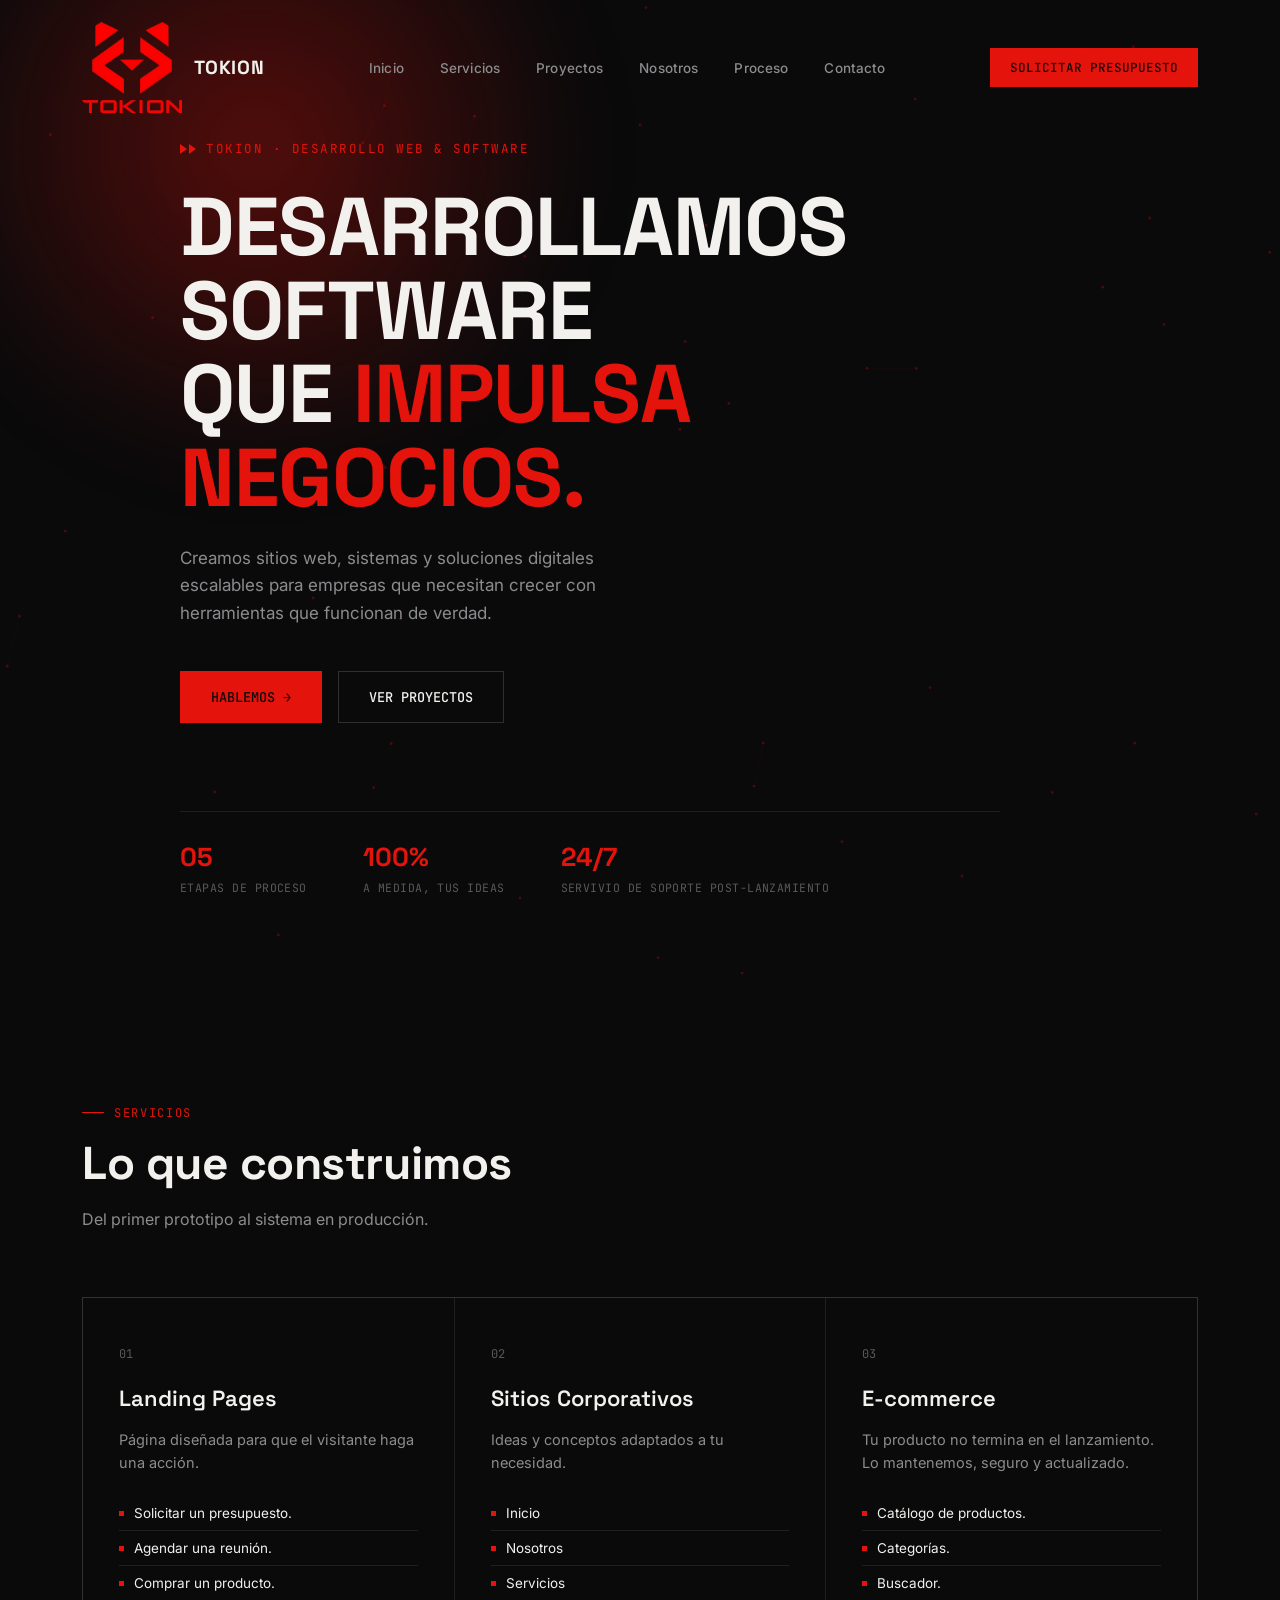
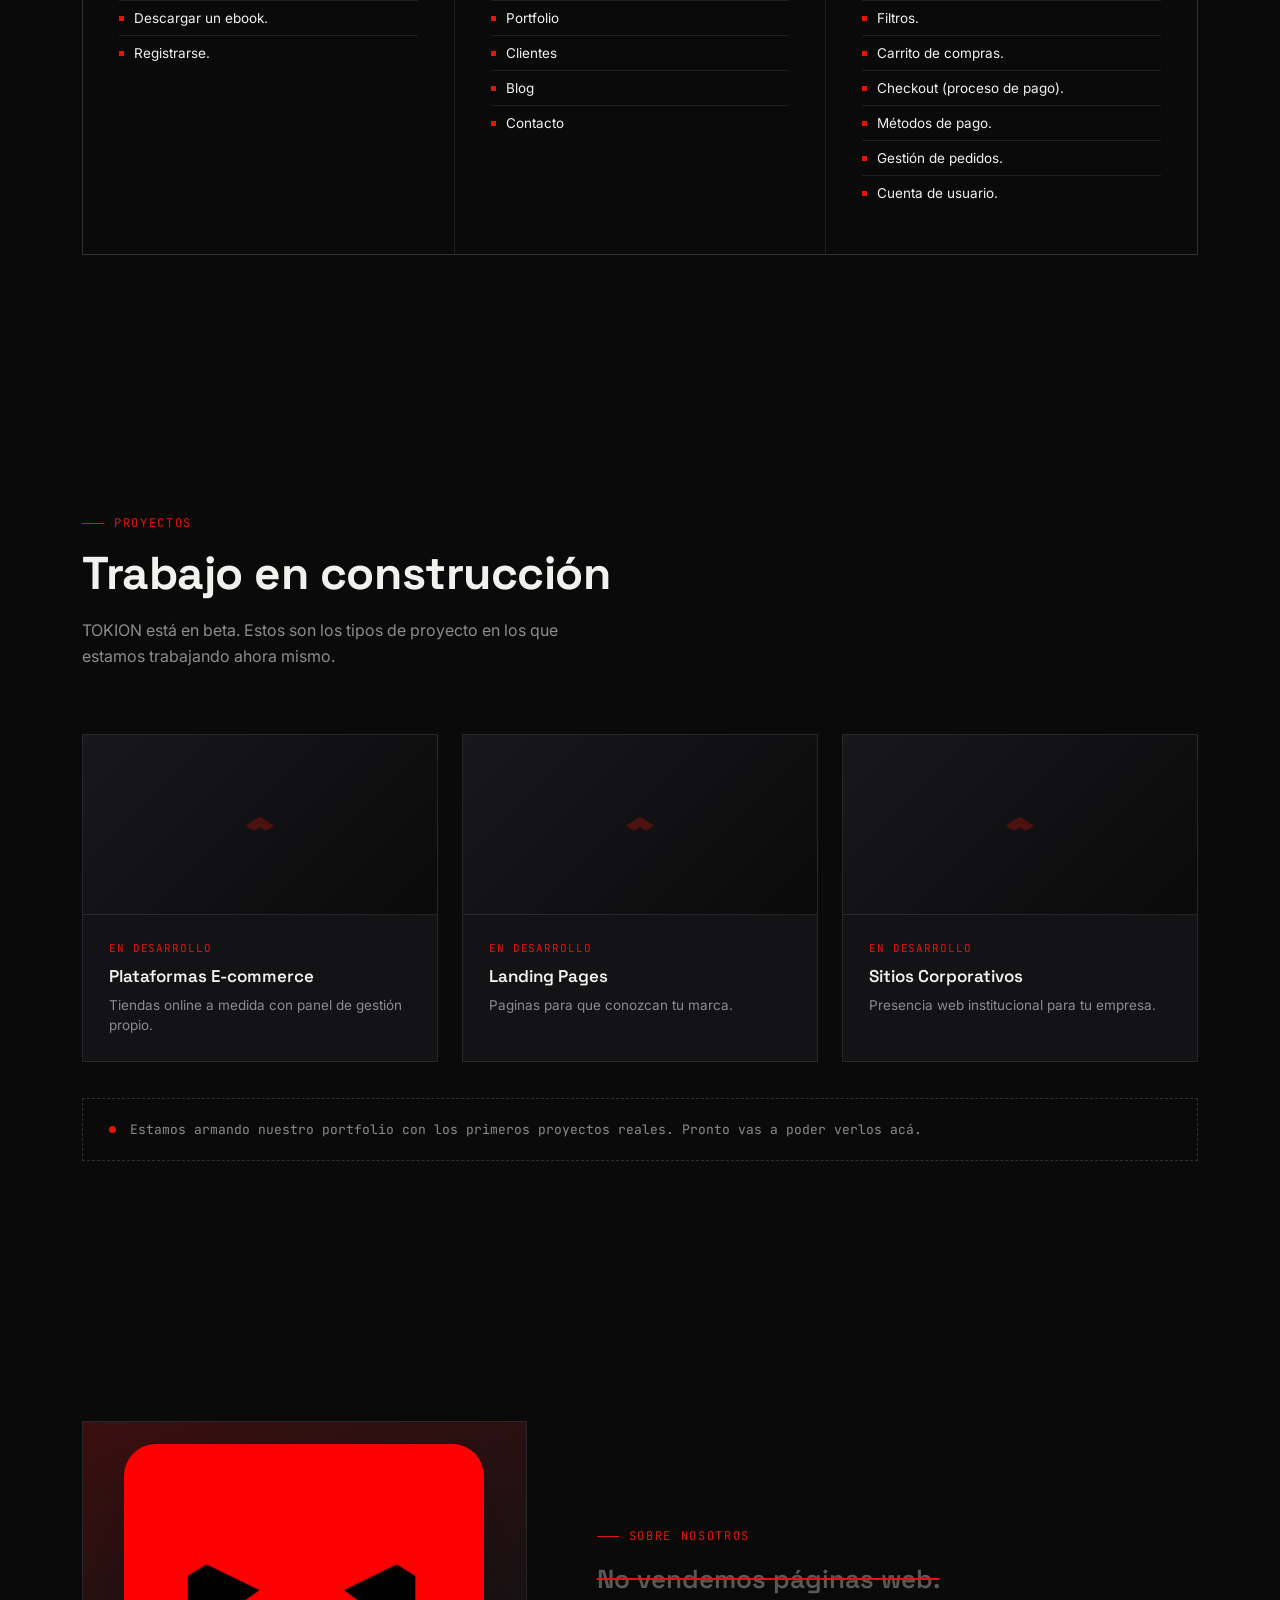
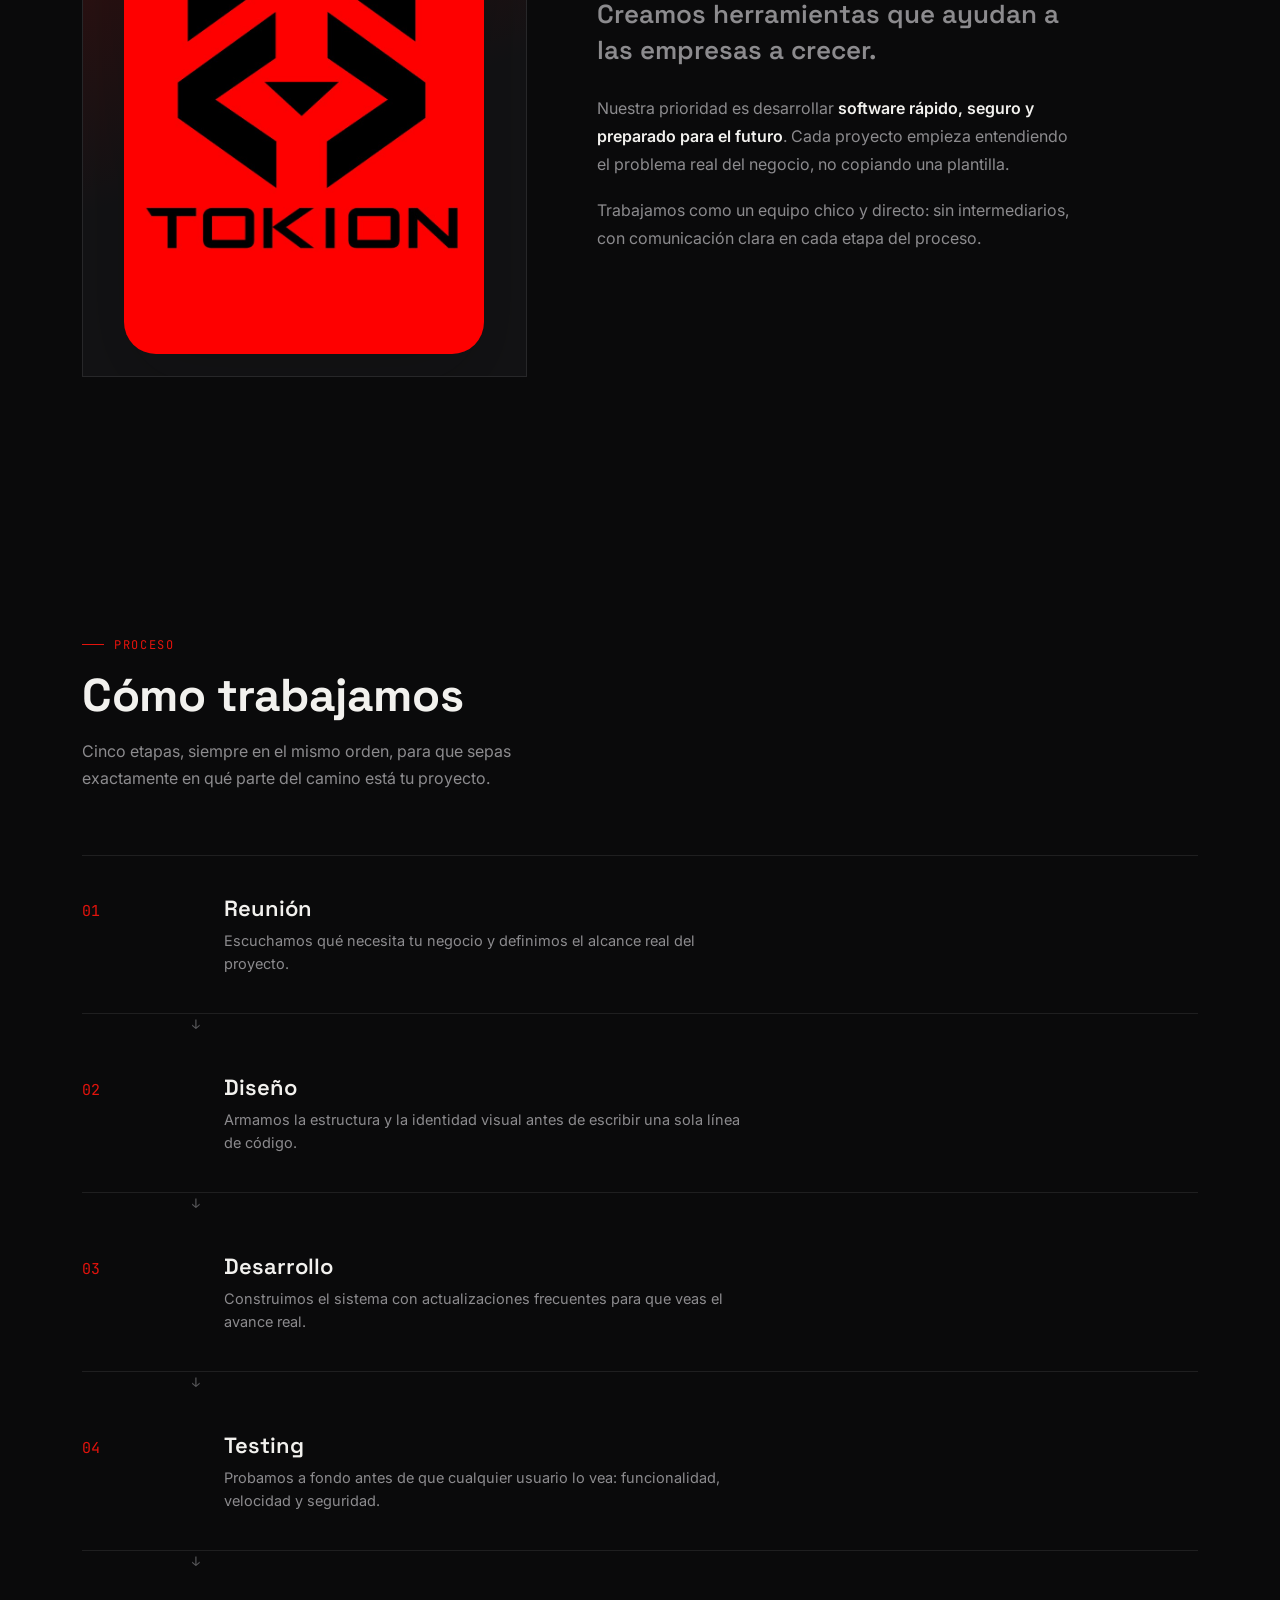
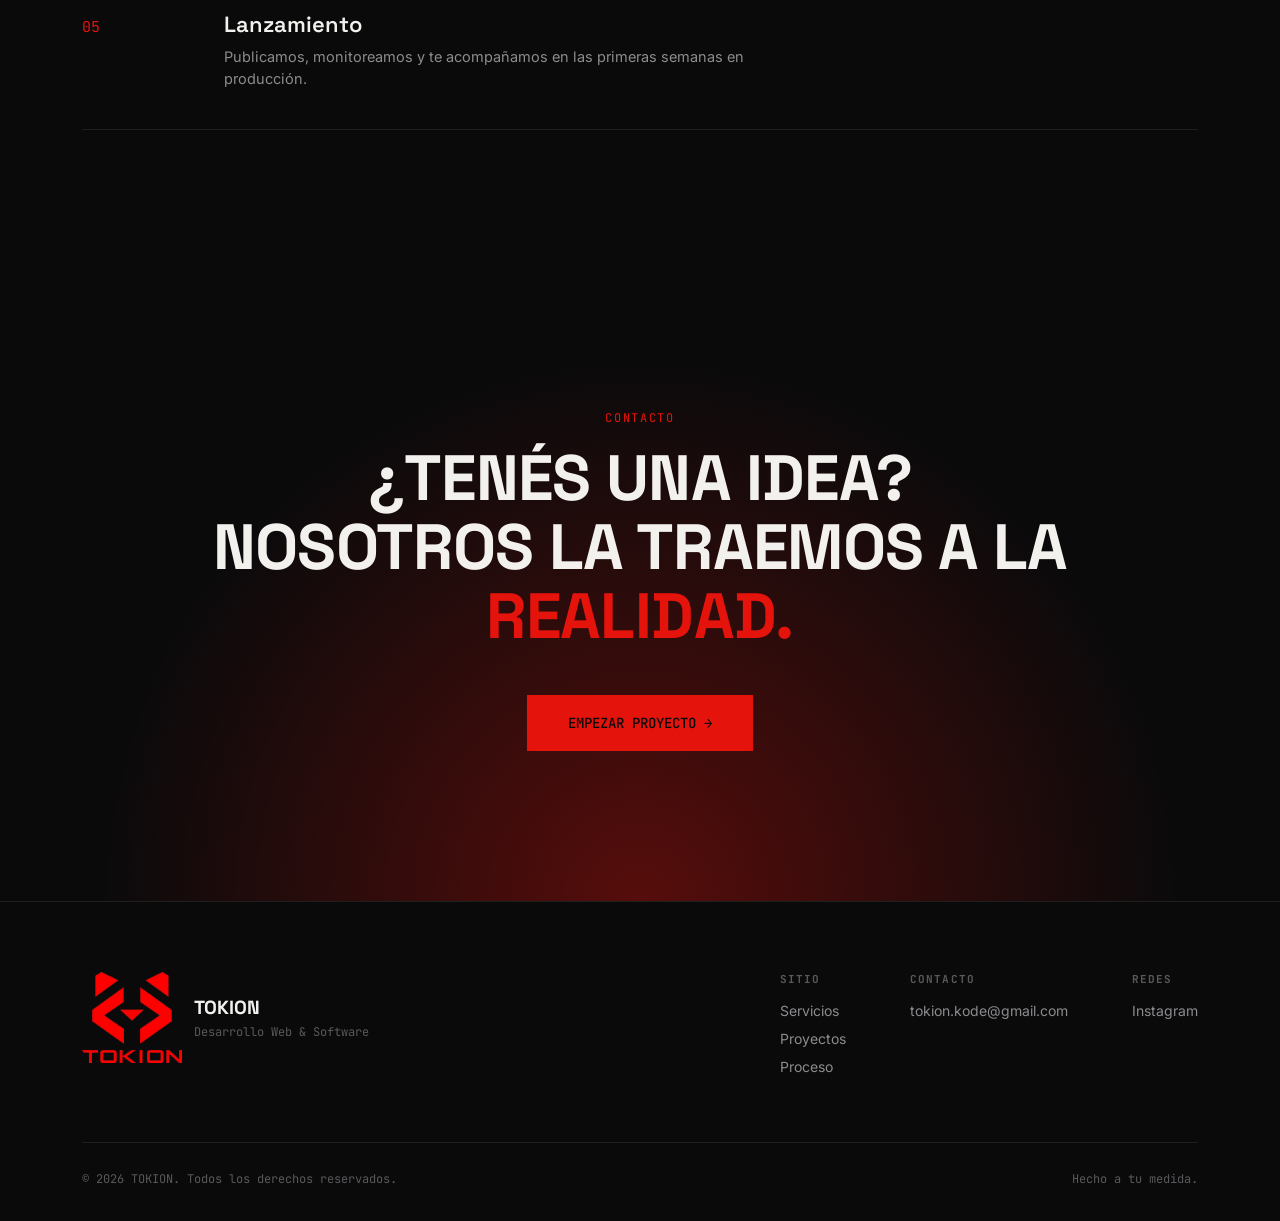
<file: index.html>
<!DOCTYPE html>
<html lang="es">

<head>
  <meta charset="UTF-8">
  <meta name="viewport" content="width=device-width, initial-scale=1.0">
  <title>TOKION — Desarrollo Web & Software</title>
  <link rel="preconnect" href="https://fonts.googleapis.com">
  <link rel="preconnect" href="https://fonts.gstatic.com" crossorigin>
  <link
    href="https://fonts.googleapis.com/css2?family=Space+Grotesk:wght@500;600;700&family=Inter:wght@400;500;600&family=JetBrains+Mono:wght@400;500&display=swap"
    rel="stylesheet">
  <link rel="stylesheet" href="tokion_style.css">
  <link rel="shortcut icon" href="logo.png" type="image/x-icon">
</head>

<body>
  <span id="mensajeExito" class="mensaje-exito">
    <strong>✓ Formulario enviado con éxito</strong>
    <span>Pronto nos comunicaremos con usted.</span>
  </span>

  <!-- ============ NAV ============ -->
  <header id="site-header">
    <div class="wrap">
      <nav>
        <a href="#inicio" class="brand">
          <img src="logo.png" class="logo" alt="TOKION">
          <span>TOKION</span>
        </a>
        <ul class="nav-links">
          <li><a href="#inicio">Inicio</a></li>
          <li><a href="#servicios">Servicios</a></li>
          <li><a href="#proyectos">Proyectos</a></li>
          <li><a href="#nosotros">Nosotros</a></li>
          <li><a href="#proceso">Proceso</a></li>
          <li><a href="#contacto">Contacto</a></li>
        </ul>
        <a href="#contacto" class="nav-cta notch-sm">SOLICITAR PRESUPUESTO</a>
        <button class="burger" id="burger-btn" aria-label="Abrir menú">
          <svg width="26" height="26" viewBox="0 0 24 24" fill="none">
            <path d="M3 6H21M3 12H21M3 18H21" stroke="currentColor" stroke-width="1.6" />
          </svg>
        </button>
      </nav>
    </div>
  </header>

  <div class="mobile-menu" id="mobile-menu">
    <button class="close-btn" id="close-menu" aria-label="Cerrar menú">
      <svg width="26" height="26" viewBox="0 0 24 24" fill="none">
        <path d="M6 6L18 18M6 18L18 6" stroke="currentColor" stroke-width="1.6" />
      </svg>
    </button>
    <a href="#inicio">Inicio</a>
    <a href="#servicios">Servicios</a>
    <a href="#proyectos">Proyectos</a>
    <a href="#nosotros">Nosotros</a>
    <a href="#proceso">Proceso</a>
    <a href="#contacto">Contacto</a>
  </div>

  <!-- ============ HERO ============ -->
  <section class="hero" id="inicio">
    <canvas id="network-canvas"></canvas>
    <div class="hero-glow"></div>
    <div class="wrap hero-inner">
      <div class="eyebrow">
        <span class="chevron"><span></span><span></span></span>
        TOKION · DESARROLLO WEB & SOFTWARE
      </div>
      <h1 class="hero-title">DESARROLLAMOS SOFTWARE<br>QUE <span class="accent">IMPULSA NEGOCIOS.</span></h1>
      <p class="hero-sub">Creamos sitios web, sistemas y soluciones digitales escalables para empresas que necesitan
        crecer con herramientas que funcionan de verdad.</p>
      <div class="hero-actions">
        <a href="#contacto" class="btn-primary notch-sm">HABLEMOS →</a>
        <a href="#proyectos" class="btn-secondary notch-sm">VER PROYECTOS</a>
      </div>
      <div class="hero-meta">
        <div><span class="n">05</span><span class="l">Etapas de proceso</span></div>
        <div><span class="n">100%</span><span class="l">A medida, tus ideas</span></div>
        <div><span class="n">24/7</span><span class="l">Servivio de soporte post-lanzamiento</span></div>
      </div>
    </div>
  </section>

  <!-- ============ SERVICIOS ============ -->
  <section class="section" id="servicios">
    <div class="wrap">
      <div class="section-head reveal">
        <div class="tag">Servicios</div>
        <h2 class="section-title">Lo que construimos</h2>
        <p class="section-desc">Del primer prototipo al sistema en producción.</p>
      </div>
      <div class="services-grid reveal">
        <div class="service-card">
          <span class="num">01</span>
          <h3>Landing Pages</h3>
          <p>Página diseñada para que el visitante haga una acción.</p>
          <ul>
            <li>Solicitar un presupuesto.</li>
            <li>Agendar una reunión.</li>
            <li>Comprar un producto.</li>
            <li>Descargar un ebook.</li>
            <li>Registrarse.</li>
          </ul>
        </div>
        <div class="service-card">
          <span class="num">02</span>
          <h3>Sitios Corporativos</h3>
          <p>Ideas y conceptos adaptados a tu necesidad.</p>
          <ul>
            <li>Inicio</li>
            <li>Nosotros</li>
            <li>Servicios</li>
            <li>Portfolio</li>
            <li>Clientes</li>
            <li>Blog</li>
            <li>Contacto</li>
          </ul>
        </div>
        <div class="service-card">
          <span class="num">03</span>
          <h3>E-commerce</h3>
          <p>Tu producto no termina en el lanzamiento. Lo mantenemos, seguro y actualizado.</p>
          <ul>
            <li>Catálogo de productos.</li>
            <li>Categorías.</li>
            <li>Buscador.</li>
            <li>Filtros.</li>
            <li>Carrito de compras.</li>
            <li>Checkout (proceso de pago).</li>
            <li>Métodos de pago.</li>
            <li>Gestión de pedidos.</li>
            <li>Cuenta de usuario.</li>
          </ul>
        </div>
      </div>
    </div>
  </section>

  <!-- ============ PROYECTOS ============ -->
  <section class="section" id="proyectos">
    <div class="wrap">
      <div class="section-head reveal">
        <div class="tag">Proyectos</div>
        <h2 class="section-title">Trabajo en construcción</h2>
        <p class="section-desc">TOKION está en beta. Estos son los tipos de proyecto en los que estamos trabajando ahora
          mismo.</p>
      </div>
      <div class="projects-grid reveal">
        <div class="project-card">
          <div class="project-thumb">
            <svg viewBox="0 0 100 100" fill="none">
              <path d="M50 30 L88 55 L64 68 L50 58 L36 68 L12 55 Z" fill="var(--red)" />
            </svg>
          </div>
          <div class="project-body">
            <span class="project-status">En desarrollo</span>
            <h4>Plataformas E-commerce</h4>
            <p>Tiendas online a medida con panel de gestión propio.</p>
          </div>
        </div>
        <div class="project-card">
          <div class="project-thumb">
            <svg viewBox="0 0 100 100" fill="none">
              <path d="M50 30 L88 55 L64 68 L50 58 L36 68 L12 55 Z" fill="var(--red)" />
            </svg>
          </div>
          <div class="project-body">
            <span class="project-status">En desarrollo</span>
            <h4>Landing Pages</h4>
            <p>Paginas para que conozcan tu marca.</p>
          </div>
        </div>
        <div class="project-card">
          <div class="project-thumb">
            <svg viewBox="0 0 100 100" fill="none">
              <path d="M50 30 L88 55 L64 68 L50 58 L36 68 L12 55 Z" fill="var(--red)" />
            </svg>
          </div>
          <div class="project-body">
            <span class="project-status">En desarrollo</span>
            <h4>Sitios Corporativos</h4>
            <p>Presencia web institucional para tu empresa.</p>
          </div>
        </div>
      </div>
      <div class="projects-note reveal">
        <span class="dot"></span>
        Estamos armando nuestro portfolio con los primeros proyectos reales. Pronto vas a poder verlos acá.
      </div>
    </div>
  </section>

  <!-- ============ NOSOTROS ============ -->
  <section class="section" id="nosotros">
    <div class="wrap about-grid">
      <div class="about-photo reveal">
        <div class="cap"><img src="GAP Photo web.jpg" alt="" srcset=""></div>
      </div>
      <div class="about-copy reveal">
        <div class="tag">Sobre nosotros</div>
        <p class="lead"><span class="no">No vendemos páginas web.</span><br>Creamos herramientas que ayudan a las
          empresas a crecer.</p>
        <p>Nuestra prioridad es desarrollar <strong>software rápido, seguro y preparado para el futuro</strong>. Cada
          proyecto empieza entendiendo el problema real del negocio, no copiando una plantilla.</p>
        <p>Trabajamos como un equipo chico y directo: sin intermediarios, con comunicación clara en cada etapa del
          proceso.</p>
      </div>
    </div>
  </section>

  <!-- ============ PROCESO ============ -->
  <section class="section" id="proceso">
    <div class="wrap">
      <div class="section-head reveal">
        <div class="tag">Proceso</div>
        <h2 class="section-title">Cómo trabajamos</h2>
        <p class="section-desc">Cinco etapas, siempre en el mismo orden, para que sepas exactamente en qué parte del
          camino está tu proyecto.</p>
      </div>
      <div class="process-list reveal">
        <div class="process-item">
          <span class="pnum">01</span>
          <div class="pbody">
            <h4>Reunión</h4>
            <p>Escuchamos qué necesita tu negocio y definimos el alcance real del proyecto.</p>
          </div>
        </div>
        <div class="process-connector">↓</div>
        <div class="process-item">
          <span class="pnum">02</span>
          <div class="pbody">
            <h4>Diseño</h4>
            <p>Armamos la estructura y la identidad visual antes de escribir una sola línea de código.</p>
          </div>
        </div>
        <div class="process-connector">↓</div>
        <div class="process-item">
          <span class="pnum">03</span>
          <div class="pbody">
            <h4>Desarrollo</h4>
            <p>Construimos el sistema con actualizaciones frecuentes para que veas el avance real.</p>
          </div>
        </div>
        <div class="process-connector">↓</div>
        <div class="process-item">
          <span class="pnum">04</span>
          <div class="pbody">
            <h4>Testing</h4>
            <p>Probamos a fondo antes de que cualquier usuario lo vea: funcionalidad, velocidad y seguridad.</p>
          </div>
        </div>
        <div class="process-connector">↓</div>
        <div class="process-item">
          <span class="pnum">05</span>
          <div class="pbody">
            <h4>Lanzamiento</h4>
            <p>Publicamos, monitoreamos y te acompañamos en las primeras semanas en producción.</p>
          </div>
        </div>
      </div>
    </div>
  </section>

  <!-- ============ CTA FINAL / CONTACTO ============ -->
  <section class="cta-final" id="contacto">
    <div class="wrap">
      <div class="tag reveal">Contacto</div>
      <h2 class="reveal">¿TENÉS UNA IDEA?<br>NOSOTROS LA TRAEMOS A LA <span class="idea">REALIDAD.</span></h2>
      <a href="formulario.html" class="btn-primary notch-sm reveal">EMPEZAR PROYECTO →</a>
    </div>
  </section>

  <!-- ============ FOOTER ============ -->
  <footer>
    <div class="wrap">
      <div class="footer-top">
        <div class="footer-brand">
          <img src="logo.png" class="logo" alt="TOKION">
          <div>
            <span class="fname">TOKION</span>
            <span class="ftag">Desarrollo Web & Software</span>
          </div>
        </div>
        <div class="footer-links">
          <div class="footer-col">
            <h5>Sitio</h5>
            <a href="#servicios">Servicios</a>
            <a href="#proyectos">Proyectos</a>
            <a href="#proceso">Proceso</a>
          </div>
          <div class="footer-col">
            <h5>Contacto</h5>
            <a href="mailto:tokion.kode@gmail.com">tokion.kode@gmail.com</a>
          </div>
          <div class="footer-col">
            <h5>Redes</h5>
            <a href="https://www.instagram.com/tokion.kode?igsh=MTRsNmM3cnJ2dzM1dw==" target="_blank" rel="noopener">Instagram</a>
          </div>
        </div>
      </div>
      <div class="footer-bottom">
        <span>© 2026 TOKION. Todos los derechos reservados.</span>
        <span>Hecho a tu medida.</span>
      </div>
    </div>
  </footer>

  <script src="tokion_scripts.js"></script>

</body>

<script>
  const parametros = new URLSearchParams(window.location.search);

  if (parametros.get("enviado") === "1") {

    const mensaje = document.getElementById("mensajeExito");

    if (mensaje) {
      mensaje.classList.add("mostrar");

      setTimeout(() => {
        mensaje.classList.remove("mostrar");
      }, 5000);
    }

    window.history.replaceState(
      {},
      document.title,
      window.location.pathname
    );
  }
</script>

</html>
</file>
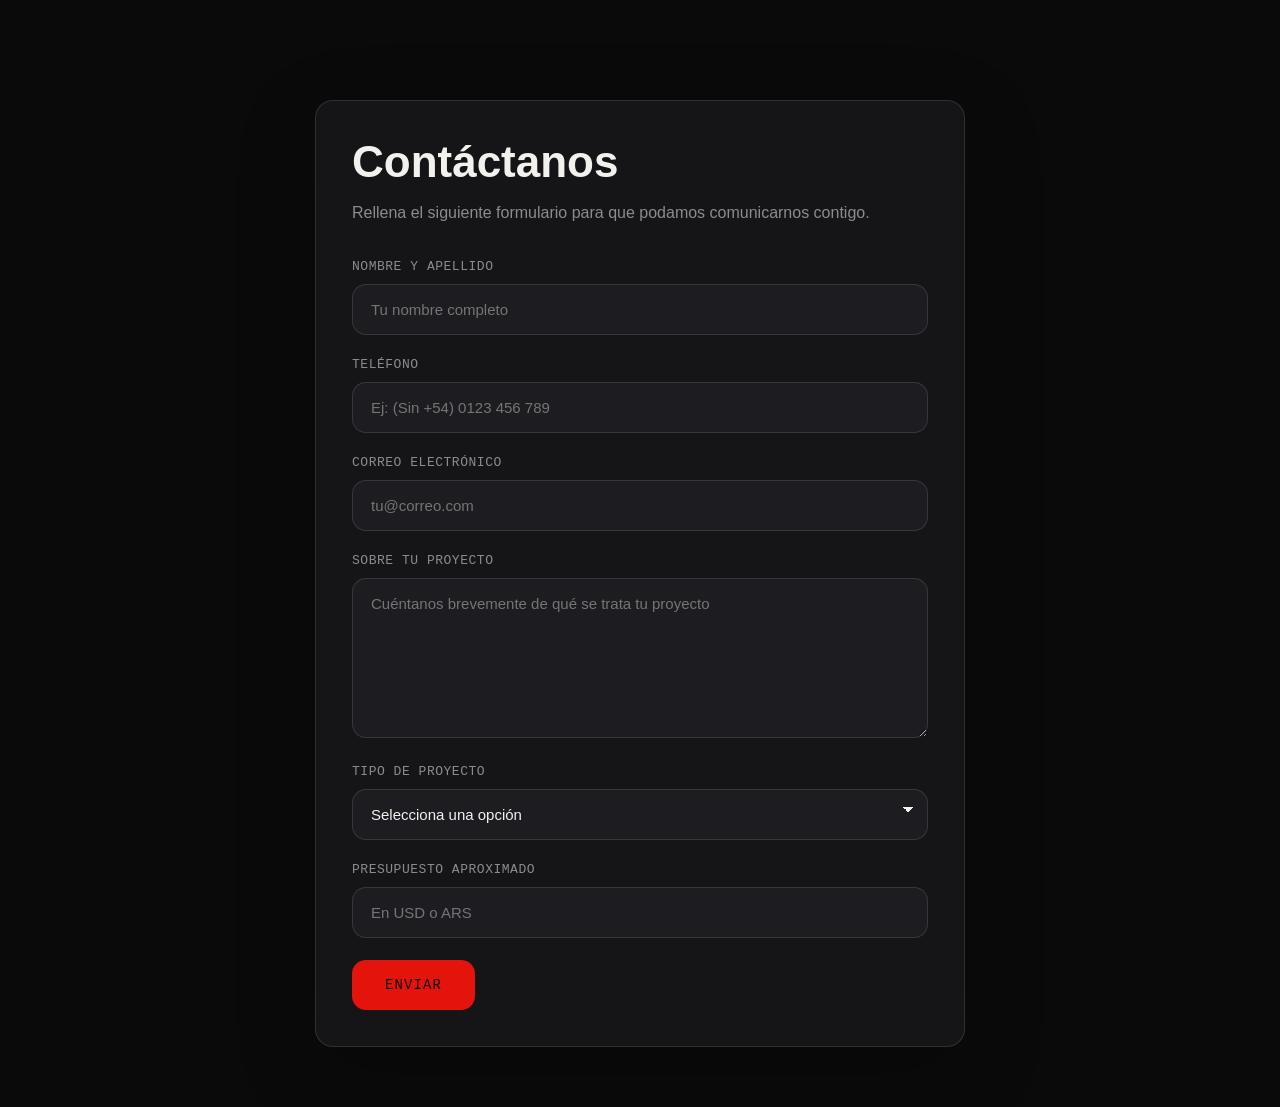
<file: formulario.html>
﻿<!DOCTYPE html>
<html lang="es">

<head>
    <meta charset="UTF-8">
    <meta name="viewport" content="width=device-width, initial-scale=1.0">
    <link rel="stylesheet" href="tokion_style.css">
    <link rel="stylesheet" href="form.css">
    <title>Contacto - TOKION</title>
</head>

<body>

    <main class="contacto-contenedor">
        <h1>Contáctanos</h1>
        <p>Rellena el siguiente formulario para que podamos comunicarnos contigo.</p>

        <form id="formularioContacto"
            action="https://script.google.com/macros/s/AKfycbycjWW4CE5iLeeq1DcBztVi3tafc8Rmv3GSxk_44eSNu6orYYz1-OrRCar7utgewZdKFQ/exec"
            method="POST">

            <div class="campo">
                <label for="nombre">Nombre y apellido</label>
                <input type="text" id="nombre" name="nombre" placeholder="Tu nombre completo" required>
            </div>

            <div class="campo">
                <label for="telefono">Teléfono</label>
                <input type="tel" id="telefono" name="telefono" placeholder="Ej: (Sin +54) 0123 456 789" required>
            </div>

            <div class="campo">
                <label for="correo">Correo electrónico</label>
                <input type="email" id="correo" name="correo" placeholder="tu@correo.com" required>
            </div>

            <div class="campo">
                <label for="proyecto">Sobre tu proyecto</label>
                <textarea id="proyecto" name="proyecto" placeholder="Cuéntanos brevemente de qué se trata tu proyecto"
                    required></textarea>
            </div>

            <div class="campo">
                <label for="tipo">Tipo de proyecto</label>
                <select id="tipo" name="tipo" required>
                    <option value="">Selecciona una opción</option>
                    <option value="ecommerce">E-commerce</option>
                    <option value="landing">Landing page</option>
                    <option value="corporativa">Página corporativa</option>
                </select>
            </div>

            <div class="campo">
                <label for="presupuesto">Presupuesto aproximado</label>
                <input type="text" id="presupuesto" name="presupuesto" placeholder="En USD o ARS" required>
            </div>

            <button type="submit" class="boton-enviar">
                Enviar
            </button>

        </form>

        <script>
            const formulario = document.getElementById("formularioContacto");

            formulario.addEventListener("submit", async function (e) {
                e.preventDefault();

                const boton = formulario.querySelector(".boton-enviar");

                boton.disabled = true;
                boton.textContent = "Enviando...";

                try {
                    const respuesta = await fetch(formulario.action, {
                        method: "POST",
                        body: new FormData(formulario)
                    });

                    if (respuesta.ok) {
                        window.location.href = "index.html?enviado=1";
                    } else {
                        throw new Error("Error al enviar");
                    }

                } catch (error) {
                    alert("Ocurrió un error al enviar el formulario. Inténtalo nuevamente.");

                    boton.disabled = false;
                    boton.textContent = "Enviar";
                }
            });
        </script>


    </main>

</body>

</html>
</file>
<file: tokion_style.css>
:root {
      --bg-void: #0a0a0b;
      --bg-panel: #131315;
      --bg-panel-2: #18181b;
      --red: #e4130c;
      --red-deep: #7a0a06;
      --red-glow: rgba(228, 19, 12, 0.35);
      --ink: #f2f1ee;
      --ink-dim: #8c8b8e;
      --ink-faint: #59595c;
      --line: rgba(242, 241, 238, 0.09);
      --line-strong: rgba(242, 241, 238, 0.16);
      --notch: 18px;
  }

  * {
      margin: 0;
      padding: 0;
      box-sizing: border-box;
  }

  html {
      scroll-behavior: smooth;
  }

  body {
      background: var(--bg-void);
      color: var(--ink);
      font-family: 'Inter', sans-serif;
      overflow-x: hidden;
      -webkit-font-smoothing: antialiased;
  }

  a {
      color: inherit;
      text-decoration: none;
  }

  ::selection {
      background: var(--red);
      color: #0a0a0b;
  }

  .mono {
      font-family: 'JetBrains Mono', monospace;
  }

  .display {
      font-family: 'Space Grotesk', sans-serif;
  }

  section {
      position: relative;
  }

  .wrap {
      max-width: 1180px;
      margin: 0 auto;
      padding: 0 32px;
  }

  .logo {
      width: 100px;
      height: auto;
      display: block;
      margin: 0 auto;

      object-fit: contain;

      user-select: none;
      pointer-events: none;

      image-rendering: auto;
  }

  /* ---------- NAV ---------- */
  header {
      position: fixed;
      top: 0;
      left: 0;
      right: 0;
      z-index: 100;
      padding: 22px 0;
      transition: background .35s ease, border-color .35s ease, padding .35s ease;
      border-bottom: 1px solid transparent;
  }

  header.scrolled {
      background: rgba(10, 10, 11, 0.86);
      backdrop-filter: blur(14px);
      border-bottom: 1px solid var(--line);
      padding: 14px 0;
  }

  nav {
      display: flex;
      align-items: center;
      justify-content: space-between;
  }

  .brand {
      display: flex;
      align-items: center;
      gap: 12px;
  }

  .brand svg {
      width: 30px;
      height: 30px;
      display: block;
  }

  .brand span {
      font-family: 'Space Grotesk', sans-serif;
      font-weight: 700;
      font-size: 19px;
      letter-spacing: 0.04em;
  }

  .nav-links {
      display: flex;
      gap: 36px;
      list-style: none;
  }

  .nav-links a {
      font-size: 13.5px;
      color: var(--ink-dim);
      font-weight: 500;
      letter-spacing: 0.01em;
      position: relative;
      padding-bottom: 4px;
      transition: color .25s ease;
  }

  .nav-links a::after {
      content: '';
      position: absolute;
      bottom: 0;
      left: 0;
      width: 0;
      height: 1.5px;
      background: var(--red);
      transition: width .28s ease;
  }

  .nav-links a:hover {
      color: var(--ink);
  }

  .nav-links a:hover::after {
      width: 100%;
  }

  .nav-cta {
      display: inline-flex;
      align-items: center;
      gap: 8px;
      background: var(--red);
      color: #0a0a0b;
      font-family: 'JetBrains Mono', monospace;
      font-size: 12.5px;
      font-weight: 500;
      padding: 11px 20px;
      border: none;
      cursor: pointer;
      transition: background .25s ease, transform .2s ease;
  }

  .nav-cta:hover {
      background: #ff261d;
      transform: translateY(-1px);
  }

  .burger {
      display: none;
      background: none;
      border: none;
      color: var(--ink);
      cursor: pointer;
      padding: 6px;
  }

  /* ---------- HERO ---------- */
  .hero {
      min-height: 100vh;
      display: flex;
      flex-direction: column;
      justify-content: center;
      padding-top: 120px;
      padding-bottom: 80px;
      position: relative;
      overflow: hidden;
  }

  #network-canvas {
      position: absolute;
      inset: 0;
      width: 100%;
      height: 100%;
      z-index: 0;
      opacity: 0.55;
  }

  .hero-glow {
      position: absolute;
      top: -20%;
      left: -10%;
      width: 60%;
      height: 70%;
      background: radial-gradient(circle, var(--red-glow) 0%, transparent 65%);
      filter: blur(40px);
      pointer-events: none;
      z-index: 0;
  }

  .hero-inner {
      position: relative;
      z-index: 2;
  }

  .eyebrow {
      margin-top: 20px;
      display: flex;
      align-items: center;
      gap: 10px;
      font-family: 'JetBrains Mono', monospace;
      font-size: 12.5px;
      color: var(--red);
      letter-spacing: 0.12em;
      margin-bottom: 28px;
      text-transform: uppercase;
  }

  .eyebrow .chevron {
      display: inline-flex;
      gap: 2px;
  }

  .eyebrow .chevron span {
      display: block;
      width: 0;
      height: 0;
      border-top: 5px solid transparent;
      border-bottom: 5px solid transparent;
      border-left: 7px solid var(--red);
  }

  h1.hero-title {
      font-family: 'Space Grotesk', sans-serif;
      font-weight: 700;
      font-size: clamp(38px, 6.4vw, 84px);
      line-height: 1.02;
      letter-spacing: -0.01em;
      max-width: 920px;
  }

  h1.hero-title .accent {
      color: var(--red);
  }

  .hero-sub {
      margin-top: 26px;
      font-size: 17px;
      line-height: 1.6;
      color: var(--ink-dim);
      max-width: 480px;
      font-weight: 400;
  }

  .hero-actions {
      display: flex;
      gap: 16px;
      margin-top: 44px;
      flex-wrap: wrap;
  }

  .btn-primary,
  .btn-secondary {
      font-family: 'JetBrains Mono', monospace;
      font-size: 13.5px;
      font-weight: 500;
      padding: 16px 30px;
      cursor: pointer;
      display: inline-flex;
      align-items: center;
      gap: 10px;
      transition: all .25s ease;
      border: 1px solid transparent;
  }

  .btn-primary {
      background: var(--red);
      color: #0a0a0b;
  }

  .btn-primary:hover {
      background: #ff261d;
      transform: translateY(-2px);
  }

  .btn-secondary {
      background: transparent;
      color: var(--ink);
      border-color: var(--line-strong);
  }

  .btn-secondary:hover {
      border-color: var(--red);
      color: var(--red);
      transform: translateY(-2px);
  }

  .hero-meta {
      display: flex;
      gap: 56px;
      margin-top: 88px;
      padding-top: 28px;
      border-top: 1px solid var(--line);
      max-width: 820px;
      flex-wrap: wrap;
  }

  .hero-meta div span.n {
      display: block;
      font-family: 'Space Grotesk', sans-serif;
      font-weight: 700;
      font-size: 26px;
      color: var(--red);
  }

  .hero-meta div span.l {
      display: block;
      font-family: 'JetBrains Mono', monospace;
      font-size: 11.5px;
      color: var(--ink-faint);
      margin-top: 6px;
      letter-spacing: 0.04em;
      text-transform: uppercase;
  }

  /* ---------- SECTION SHARED ---------- */
  .section {
      padding: 130px 0;
  }

  .section-head {
      margin-bottom: 64px;
      max-width: 640px;
  }

  .tag {
      font-family: 'JetBrains Mono', monospace;
      font-size: 12px;
      color: var(--red);
      letter-spacing: 0.14em;
      text-transform: uppercase;
      margin-bottom: 18px;
      display: flex;
      align-items: center;
      gap: 10px;
  }

  .tag::before {
      content: '';
      width: 22px;
      height: 1px;
      background: var(--red);
  }

  .section-title {
      font-family: 'Space Grotesk', sans-serif;
      font-weight: 700;
      font-size: clamp(30px, 3.6vw, 46px);
      line-height: 1.08;
      letter-spacing: -0.01em;
  }

  .section-desc {
      margin-top: 18px;
      color: var(--ink-dim);
      font-size: 16px;
      line-height: 1.65;
      max-width: 520px;
  }

  /* ---------- SERVICIOS ---------- */
  .services-grid {
      display: grid;
      grid-template-columns: repeat(3, 1fr);
      gap: 1px;
      background: var(--line);
      border: 1px solid var(--line);
  }

  .service-card {
      background: var(--bg-void);
      padding: 44px 36px;
      transition: background .3s ease;
      position: relative;
  }

  .service-card:hover {
      background: var(--bg-panel);
  }

  .service-card .num {
      font-family: 'JetBrains Mono', monospace;
      font-size: 12px;
      color: var(--ink-faint);
  }

  .service-card h3 {
      font-family: 'Space Grotesk', sans-serif;
      font-weight: 600;
      font-size: 22px;
      margin-top: 22px;
      margin-bottom: 16px;
  }

  .service-card p {
      color: var(--ink-dim);
      font-size: 14.5px;
      line-height: 1.6;
      margin-bottom: 22px;
  }

  .service-card ul {
      list-style: none;
  }

  .service-card li {
      font-size: 13.5px;
      color: var(--ink);
      padding: 9px 0;
      border-top: 1px solid var(--line);
      display: flex;
      align-items: center;
      gap: 10px;
  }

  .service-card li:first-child {
      border-top: none;
  }

  .service-card li::before {
      content: '';
      width: 5px;
      height: 5px;
      background: var(--red);
      flex-shrink: 0;
  }

  /* ---------- PROYECTOS ---------- */
  .projects-grid {
      display: grid;
      grid-template-columns: repeat(3, 1fr);
      gap: 24px;
  }

  .project-card {
      background: var(--bg-panel);
      border: 1px solid var(--line);
      padding: 0;
      overflow: hidden;
  }

  .project-thumb {
      height: 180px;
      position: relative;
      background:
          linear-gradient(135deg, var(--bg-panel-2) 0%, var(--bg-void) 100%);
      display: flex;
      align-items: center;
      justify-content: center;
      border-bottom: 1px solid var(--line);
  }

  .project-thumb svg {
      width: 38px;
      height: 38px;
      opacity: 0.28;
  }

  .project-body {
      padding: 26px;
  }

  .project-status {
      font-family: 'JetBrains Mono', monospace;
      font-size: 11px;
      color: var(--red);
      letter-spacing: 0.08em;
      text-transform: uppercase;
      margin-bottom: 10px;
      display: block;
  }

  .project-body h4 {
      font-family: 'Space Grotesk', sans-serif;
      font-weight: 600;
      font-size: 17px;
      margin-bottom: 8px;
  }

  .project-body p {
      font-size: 13.5px;
      color: var(--ink-dim);
      line-height: 1.5;
  }

  .projects-note {
      margin-top: 36px;
      padding: 22px 26px;
      border: 1px dashed var(--line-strong);
      font-family: 'JetBrains Mono', monospace;
      font-size: 13px;
      color: var(--ink-dim);
      display: flex;
      align-items: center;
      gap: 14px;
  }

  .projects-note .dot {
      width: 7px;
      height: 7px;
      background: var(--red);
      border-radius: 50%;
      flex-shrink: 0;
      animation: pulse 2s infinite;
  }

  @keyframes pulse {

      0%,
      100% {
          opacity: 1;
      }

      50% {
          opacity: 0.25;
      }
  }

  /* ---------- NOSOTROS ---------- */
  .about-grid {
      display: grid;
      grid-template-columns: 0.85fr 1.15fr;
      gap: 70px;
      align-items: center;
  }

  .about-photo {
      aspect-ratio: 4/5;
      background: var(--bg-panel);
      border: 1px solid var(--line);
      position: relative;
      overflow: hidden;
      display: flex;
      align-items: center;
      justify-content: center;
  }

  .about-photo::before {
      content: '';
      position: absolute;
      inset: 0;
      background: linear-gradient(160deg, var(--red-deep) 0%, transparent 55%);
      opacity: 0.4;
  }

  .about-photo .placeholder-mark {
      width: 64px;
      height: 64px;
      opacity: 0.18;
      position: relative;
      z-index: 1;
  }

  .about-photo .cap {
      position: relative;
      width: min(100%, 360px);
      border-radius: 32px;
      overflow: hidden;
      box-shadow: 0 30px 80px rgba(10, 10, 11, 0.22);
      background: rgba(255, 255, 255, 0.02);
      z-index: 2;
      transition: transform 0.35s ease, box-shadow 0.35s ease;
  }

  .about-photo .cap:hover {
      transform: translateY(-6px);
      box-shadow: 0 36px 100px rgba(10, 10, 11, 0.28);
  }

  .about-photo .cap img {
      display: block;
      width: 100%;
      height: auto;
      object-fit: cover;
  }

  .about-copy .lead {
      font-family: 'Space Grotesk', sans-serif;
      font-weight: 600;
      font-size: 26px;
      line-height: 1.35;
      margin-bottom: 26px;
  }

  .about-copy .lead .no {
      color: var(--ink-faint);
      text-decoration: line-through;
      text-decoration-color: var(--red);
      text-decoration-thickness: 2px;
  }

  .about-copy p {
      color: var(--ink-dim);
      font-size: 16px;
      line-height: 1.75;
      margin-bottom: 18px;
      max-width: 480px;
  }

  .about-copy p strong {
      color: var(--ink);
      font-weight: 600;
  }

  /* ---------- PROCESO ---------- */
  .process-list {
      border-top: 1px solid var(--line);
  }

  .process-item {
      display: grid;
      grid-template-columns: 110px 1fr;
      gap: 32px;
      padding: 38px 0;
      border-bottom: 1px solid var(--line);
      align-items: baseline;
      transition: padding-left .3s ease;
  }

  .process-item:hover {
      padding-left: 14px;
  }

  .process-item .pnum {
      font-family: 'JetBrains Mono', monospace;
      font-size: 15px;
      color: var(--red);
  }

  .process-item .pbody h4 {
      font-family: 'Space Grotesk', sans-serif;
      font-weight: 600;
      font-size: 22px;
      margin-bottom: 8px;
  }

  .process-item .pbody p {
      color: var(--ink-dim);
      font-size: 14.5px;
      max-width: 520px;
      line-height: 1.55;
  }

  .process-connector {
      text-align: left;
      padding: 2px 0 2px 110px;
      font-family: 'JetBrains Mono', monospace;
      color: var(--ink-faint);
      font-size: 13px;
  }

  /* ---------- CTA FINAL ---------- */
  .cta-final {
      padding: 150px 0;
      text-align: center;
      position: relative;
      background:
          radial-gradient(ellipse at 50% 100%, var(--red-glow) 0%, transparent 60%);
  }

  .cta-final .tag {
      justify-content: center;
  }

  .cta-final .tag::before {
      display: none;
  }

  .cta-final h2 {
      font-family: 'Space Grotesk', sans-serif;
      font-weight: 700;
      font-size: clamp(32px, 5.2vw, 64px);
      line-height: 1.08;
      letter-spacing: -0.01em;
  }

  .cta-final h2 .idea {
      color: var(--red);
  }

  .cta-final .btn-primary {
      margin-top: 44px;
      padding: 18px 40px;
      font-size: 14px;
  }

  /* ---------- FOOTER ---------- */
  footer {
      border-top: 1px solid var(--line);
      padding: 70px 0 34px;
  }

  .footer-top {
      display: flex;
      justify-content: space-between;
      align-items: flex-start;
      gap: 40px;
      flex-wrap: wrap;
      padding-bottom: 56px;
  }

  .footer-brand {
      display: flex;
      align-items: center;
      gap: 12px;
  }

  .footer-brand svg {
      width: 32px;
      height: 32px;
  }

  .footer-brand div span {
      display: block;
  }

  .footer-brand .fname {
      font-family: 'Space Grotesk', sans-serif;
      font-weight: 700;
      font-size: 19px;
  }

  .footer-brand .ftag {
      font-family: 'JetBrains Mono', monospace;
      font-size: 12px;
      color: var(--ink-faint);
      margin-top: 4px;
  }

  .footer-links {
      display: flex;
      gap: 64px;
      flex-wrap: wrap;
  }

  .footer-col h5 {
      font-family: 'JetBrains Mono', monospace;
      font-size: 11px;
      color: var(--ink-faint);
      text-transform: uppercase;
      letter-spacing: 0.1em;
      margin-bottom: 16px;
  }

  .footer-col a {
      display: block;
      font-size: 14px;
      color: var(--ink-dim);
      margin-bottom: 11px;
      transition: color .2s ease;
  }

  .footer-col a:hover {
      color: var(--red);
  }

  .footer-bottom {
      display: flex;
      justify-content: space-between;
      align-items: center;
      padding-top: 28px;
      border-top: 1px solid var(--line);
      font-family: 'JetBrains Mono', monospace;
      font-size: 12px;
      color: var(--ink-faint);
      flex-wrap: wrap;
      gap: 14px;
  }

  /* reveal on scroll */
  .reveal {
      opacity: 0;
      transform: translateY(24px);
      transition: opacity .7s ease, transform .7s ease;
  }

  .reveal.in {
      opacity: 1;
      transform: translateY(0);
  }

  @media (prefers-reduced-motion: reduce) {
      html {
          scroll-behavior: auto;
      }

      .reveal {
          opacity: 1;
          transform: none;
          transition: none;
      }

      .projects-note .dot {
          animation: none;
      }
  }

  a:focus-visible,
  button:focus-visible {
      outline: 2px solid var(--red);
      outline-offset: 3px;
  }

  @media (max-width: 920px) {

      .services-grid,
      .projects-grid {
          grid-template-columns: 1fr;
      }

      .about-grid {
          grid-template-columns: 1fr;
          gap: 40px;
      }

      .process-item {
          grid-template-columns: 60px 1fr;
          gap: 18px;
      }

      .process-connector {
          padding-left: 60px;
      }

      .nav-links,
      .nav-cta {
          display: none;
      }

      .burger {
          display: block;
      }

      .hero-meta {
          gap: 34px;
      }

      .footer-top {
          gap: 36px;
      }
  }

  @media (max-width: 560px) {
      .wrap {
          padding: 0 20px;
      }

      .section {
          padding: 88px 0;
      }

      .hero {
          padding-top: 100px;
      }
  }

  .mobile-menu {
      position: fixed;
      inset: 0;
      background: var(--bg-void);
      z-index: 200;
      display: flex;
      flex-direction: column;
      padding: 100px 32px 40px;
      transform: translateX(100%);
      transition: transform .35s ease;
  }

  .mobile-menu.open {
      transform: translateX(0);
  }

  .mobile-menu a {
      font-family: 'Space Grotesk', sans-serif;
      font-size: 26px;
      font-weight: 600;
      padding: 16px 0;
      border-bottom: 1px solid var(--line);
  }

  .mobile-menu .close-btn {
      position: absolute;
      top: 26px;
      right: 28px;
      background: none;
      border: none;
      color: var(--ink);
      cursor: pointer;
  }

  .mensaje-exito {
      position: fixed;
      top: 25px;
      right: 25px;
      z-index: 9999;

      display: flex;
      flex-direction: column;
      gap: 5px;

      padding: 18px 22px;
      border-radius: 12px;

      background: #ffffff;
      color: #111111;

      box-shadow: 0 10px 30px rgba(0, 0, 0, 0.15);

      opacity: 0;
      transform: translateY(-20px);
      pointer-events: none;

      transition: all 0.4s ease;
  }

  .mensaje-exito.mostrar {
      opacity: 1;
      transform: translateY(0);
  }

  .mensaje-exito strong {
      font-size: 16px;
  }

  .mensaje-exito span {
      font-size: 14px;
      opacity: 0.7;
  }
</file>
<file: form.css>
:root {
    --form-bg: rgba(22, 22, 25, 0.96);
    --form-panel: #111114;
    --form-border: rgba(242, 241, 238, 0.12);
    --form-field: #1d1d21;
    --form-field-border: rgba(242, 241, 238, 0.12);
    --form-text: #f2f1ee;
    --form-text-muted: #8c8b8e;
    --form-accent: #e4130c;
    --form-radius: 18px;
    --form-shadow: 0 24px 80px rgba(0, 0, 0, 0.22);
}

body {
    background: var(--bg-void);
    color: var(--ink);
}

.contacto-contenedor {
    max-width: 650px;
    margin: 100px auto 60px;
    padding: 36px;
    background: var(--form-bg);
    border: 1px solid var(--form-border);
    border-radius: var(--form-radius);
    box-shadow: var(--form-shadow);
}

.contacto-contenedor h1 {
    font-family: 'Space Grotesk', sans-serif;
    font-size: clamp(32px, 4vw, 44px);
    margin-bottom: 12px;
    color: var(--ink);
}

.contacto-contenedor p {
    color: var(--ink-dim);
    margin-bottom: 32px;
    line-height: 1.75;
}

.campo {
    margin-bottom: 22px;
}

.campo label {
    display: block;
    margin-bottom: 10px;
    font-family: 'JetBrains Mono', monospace;
    font-size: 13px;
    letter-spacing: 0.04em;
    color: var(--ink-dim);
    text-transform: uppercase;
}

.campo input,
.campo textarea,
.campo select {
    width: 100%;
    padding: 16px 18px;
    border: 1px solid var(--form-field-border);
    border-radius: 14px;
    background: var(--form-field);
    color: var(--form-text);
    font-family: 'Inter', sans-serif;
    font-size: 15px;
    transition: border-color .25s ease, box-shadow .25s ease;
}

.campo input:focus,
.campo textarea:focus,
.campo select:focus {
    outline: none;
    border-color: var(--form-accent);
    box-shadow: 0 0 0 4px rgba(228, 19, 12, 0.12);
}

.campo textarea {
    min-height: 160px;
    resize: vertical;
}

.campo select {
    appearance: none;
    background-image: linear-gradient(45deg, transparent 50%, var(--ink) 50%),
        linear-gradient(135deg, var(--ink) 50%, transparent 50%);
    background-position: calc(100% - 18px) calc(1em + 2px), calc(100% - 13px) calc(1em + 2px);
    background-size: 6px 6px, 6px 6px;
    background-repeat: no-repeat;
    padding-right: 44px;
}

.boton-enviar {
    display: inline-flex;
    align-items: center;
    justify-content: center;
    gap: 10px;
    padding: 16px 32px;
    background: var(--red);
    color: #0a0a0b;
    border: 1px solid transparent;
    border-radius: 14px;
    font-family: 'JetBrains Mono', monospace;
    font-size: 14px;
    text-transform: uppercase;
    letter-spacing: 0.08em;
    cursor: pointer;
    transition: transform .2s ease, background .25s ease;
}

.boton-enviar:hover {
    background: #ff261d;
    transform: translateY(-1px);
}

@media (max-width: 760px) {
    .contacto-contenedor {
        margin: 60px 18px 40px;
        padding: 28px;
    }

    .campo input,
    .campo textarea,
    .campo select {
        font-size: 14px;
    }

    .boton-enviar {
        width: 100%;
    }
}
</file>
